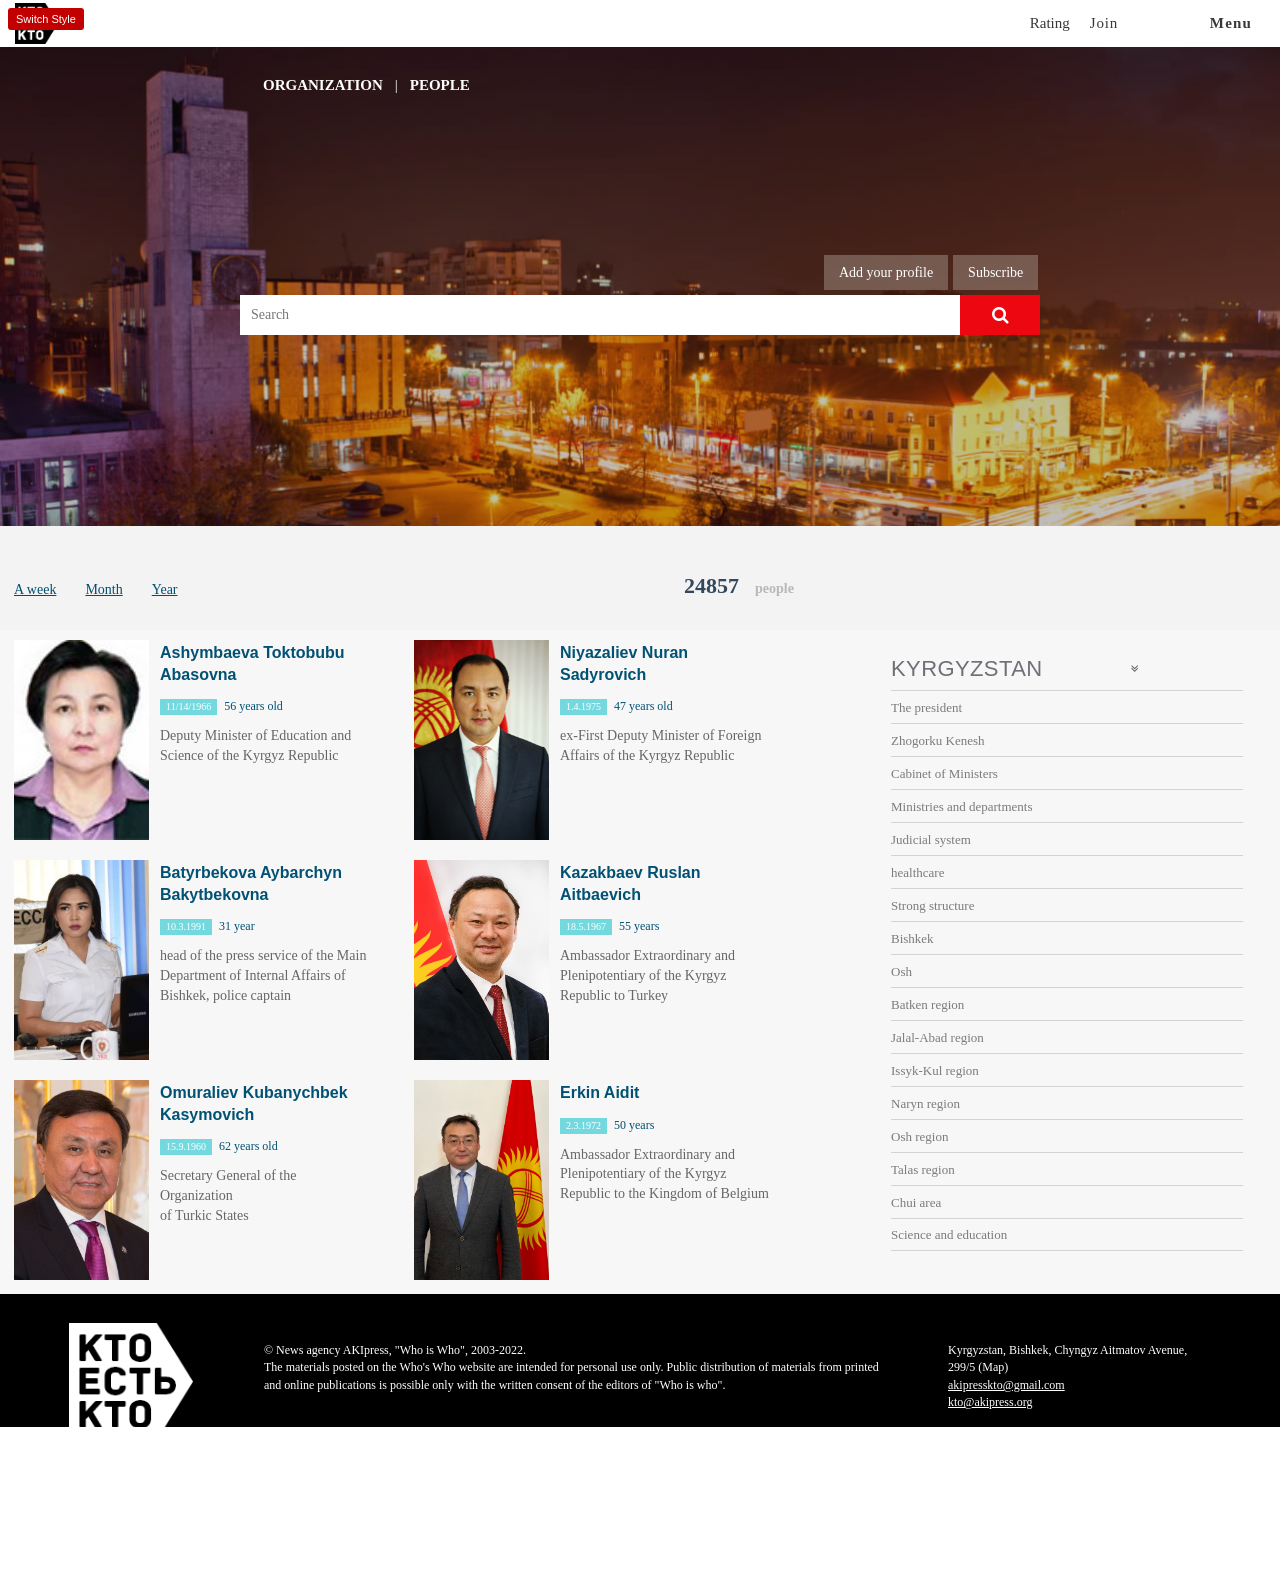
<file: final/index.html>
<!DOCTYPE html>
<html lang="en">

<head>
    <meta charset="UTF-8" />
    <meta http-equiv="X-UA-Compatible" content="IE=edge" />
    <meta name="viewport" content="width=device-width, initial-scale=1.0" />
    <title>Assignment 9</title>

    <!-- Main stylesheet. JavaScript will switch this between style.css and style2.css -->
    <link id="themeStyle" rel="stylesheet" href="style.css" />

    <!-- Font Awesome icons -->
    <link rel="stylesheet" href="https://cdnjs.cloudflare.com/ajax/libs/font-awesome/4.7.0/css/font-awesome.min.css">

</head>

<body>

    <!-- Style Switcher Button -->
    <button id="styleSwitcher" class="style-switcher">Switch Style</button>

    <!-- Hamburger Menu Button -->
    <button class="buttonMenu">
        <i class="fa fa-bars"></i>
    </button>


    <div class="container">

        <!-- BOX 1: Logo -->
        <div class="box1">
            <img src="logo.png" alt="Who is Who logo">
        </div>

        <!-- BOX 6: Top Menu -->
        <div class="box6">
            <ul class="menu">
                <li class="m1">Rating</li>
                <li class="m2">Join</li>
                <li class="m3"></li>
                <li class="m4"></li>
                <li class="m5">Menu</li>
            </ul>
        </div>

        <!-- BOX 2: Hero Section -->
        <div class="box2">
            <div class="box2-inner">

                <div class="box2-top-links">
                    <a href="#">ORGANIZATION</a>
                    <span>|</span>
                    <a href="#">PEOPLE</a>
                </div>

                <div class="box2-actions">
                    <a href="#" class="action-btn">Add your profile</a>
                    <a href="#" class="action-btn">Subscribe</a>
                </div>

                <form class="box2-search" action="#">
                    <input type="text" placeholder="Search" />
                    <button type="submit" aria-label="Search">
                        <i class="fa fa-search"></i>
                    </button>
                </form>

            </div>
        </div>

        <!-- BOX 3: Statistics -->
        <div class="box3">
            <div class="period-links">
                <a href="#">A week</a>
                <a href="#">Month</a>
                <a href="#">Year</a>
            </div>

            <div class="people-count">
                <span class="number">24857</span>
                <span class="label">people</span>
            </div>
        </div>

        <!-- BOX 4: People Cards -->
        <div class="box4">

            <div class="person-card">
                <img src="toktobubu.jpg" alt="Ashymbaeva Toktobubu Abasovna">
                <div class="person-info">
                    <h3>Ashymbaeva Toktobubu<br>Abasovna</h3>
                    <p class="birth"><span>11/14/1966</span> 56 years old</p>
                    <p class="desc">Deputy Minister of Education and<br>Science of the Kyrgyz Republic</p>
                </div>
            </div>

            <div class="person-card">
                <img src="nuran.jpg" alt="Niyazaliev Nuran Sadyrovich">
                <div class="person-info">
                    <h3>Niyazaliev Nuran Sadyrovich</h3>
                    <p class="birth"><span>1.4.1975</span> 47 years old</p>
                    <p class="desc">ex-First Deputy Minister of Foreign<br>Affairs of the Kyrgyz Republic</p>
                </div>
            </div>

            <div class="person-card">
                <img src="aybarchyn.jpg" alt="Batyrbekova Aybarchyn Bakytbekovna">
                <div class="person-info">
                    <h3>Batyrbekova Aybarchyn<br>Bakytbekovna</h3>
                    <p class="birth"><span>10.3.1991</span> 31 year</p>
                    <p class="desc">head of the press service of the Main<br>Department of Internal Affairs of<br>Bishkek, police captain</p>
                </div>
            </div>

            <div class="person-card">
                <img src="ruslan.jpg" alt="Kazakbaev Ruslan Aitbaevich">
                <div class="person-info">
                    <h3>Kazakbaev Ruslan Aitbaevich</h3>
                    <p class="birth"><span>18.5.1967</span> 55 years</p>
                    <p class="desc">Ambassador Extraordinary and<br>Plenipotentiary of the Kyrgyz<br>Republic to Turkey</p>
                </div>
            </div>

            <div class="person-card">
                <img src="kubanychbek.jpg" alt="Omuraliev Kubanychbek Kasymovich">
                <div class="person-info">
                    <h3>Omuraliev Kubanychbek<br>Kasymovich</h3>
                    <p class="birth"><span>15.9.1960</span> 62 years old</p>
                    <p class="desc">Secretary General of the Organization<br>of Turkic States</p>
                </div>
            </div>

            <div class="person-card">
                <img src="erkin.jpeg" alt="Erkin Aidit">
                <div class="person-info">
                    <h3>Erkin Aidit</h3>
                    <p class="birth"><span>2.3.1972</span> 50 years</p>
                    <p class="desc">Ambassador Extraordinary and<br>Plenipotentiary of the Kyrgyz<br>Republic to the Kingdom of Belgium</p>
                </div>
            </div>

        </div>

        <!-- BOX 5: Footer -->
        <div class="box5">

            <div class="footer-logo">
                <img src="ftr-logo1.png" alt="Who is Who footer logo">
            </div>

            <div class="footer-text">
                <p>© News agency AKIpress, "Who is Who", 2003-2022.</p>
                <p>The materials posted on the Who's Who website are intended for personal use only. Public distribution of materials from printed</p>
                <p>and online publications is possible only with the written consent of the editors of "Who is who".</p>
            </div>

            <div class="footer-contacts">
                <p>Kyrgyzstan, Bishkek, Chyngyz Aitmatov Avenue,</p>
                <p>299/5 (Map)</p>
                <p><a href="mailto:akipresskto@gmail.com">akipresskto@gmail.com</a></p>
                <p><a href="mailto:kto@akipress.org">kto@akipress.org</a></p>
            </div>

        </div>

        <!-- BOX 7: Sidebar -->
        <div class="box7">

            <div class="sidebar-title">
                <span>KYRGYZSTAN</span>
                <i class="fa fa-angle-double-down"></i>
            </div>

            <ul class="sidebar-list">
                <li>The president</li>
                <li>Zhogorku Kenesh</li>
                <li>Cabinet of Ministers</li>
                <li>Ministries and departments</li>
                <li>Judicial system</li>
                <li>healthcare</li>
                <li>Strong structure</li>
                <li>Bishkek</li>
                <li>Osh</li>
                <li>Batken region</li>
                <li>Jalal-Abad region</li>
                <li>Issyk-Kul region</li>
                <li>Naryn region</li>
                <li>Osh region</li>
                <li>Talas region</li>
                <li>Chui area</li>
                <li>Science and education</li>
            </ul>

        </div>

        <div class="box8">8</div>
        <div class="box9">9</div>

    </div>

    <script>
        /* Hamburger menu */
        const buttonMenu = document.querySelector('.buttonMenu');
        const boxSix = document.querySelector('.box6');

        buttonMenu.addEventListener('click', () => {
            boxSix.classList.toggle('mobileMenu');
        });

        /* Style switcher */
        const styleSwitcher = document.getElementById("styleSwitcher");
        const themeStyle = document.getElementById("themeStyle");

        styleSwitcher.addEventListener("click", function () {
            const currentStyle = themeStyle.getAttribute("href");

            if (currentStyle === "style.css") {
                themeStyle.setAttribute("href", "style2.css");
            } else {
                themeStyle.setAttribute("href", "style.css");
            }
        });
    </script>

</body>

</html>
</file>
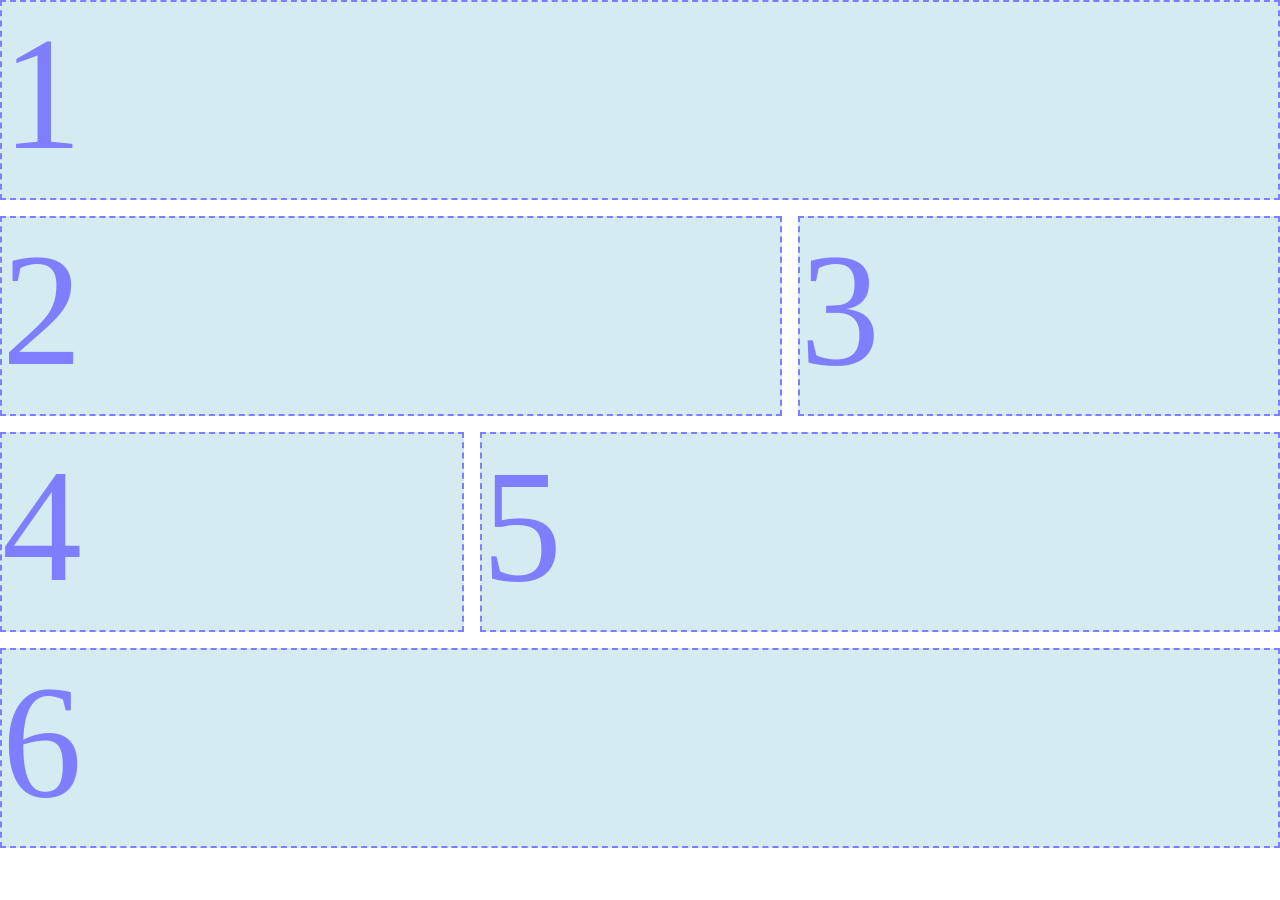
<file: hw4/index.html>
<!DOCTYPE html>
<html lang="en">

<head>
    <meta charset="UTF-8">
    <meta http-equiv="X-UA-Compatible" content="IE=edge">
    <meta name="viewport" content="width=device-width, initial-scale=1.0">
    <title>Assignment 4</title>
    <link rel="stylesheet" href="style.css">
</head>

<body>
    <div class="container">
        <div class="box1">1</div>
        <div class="box2">2</div>
        <div class="box3">3</div>
        <div class="box4">4</div>
        <div class="box5">5</div>
        <div class="box6">6</div>
    </div>
</body>

</html>
</file>
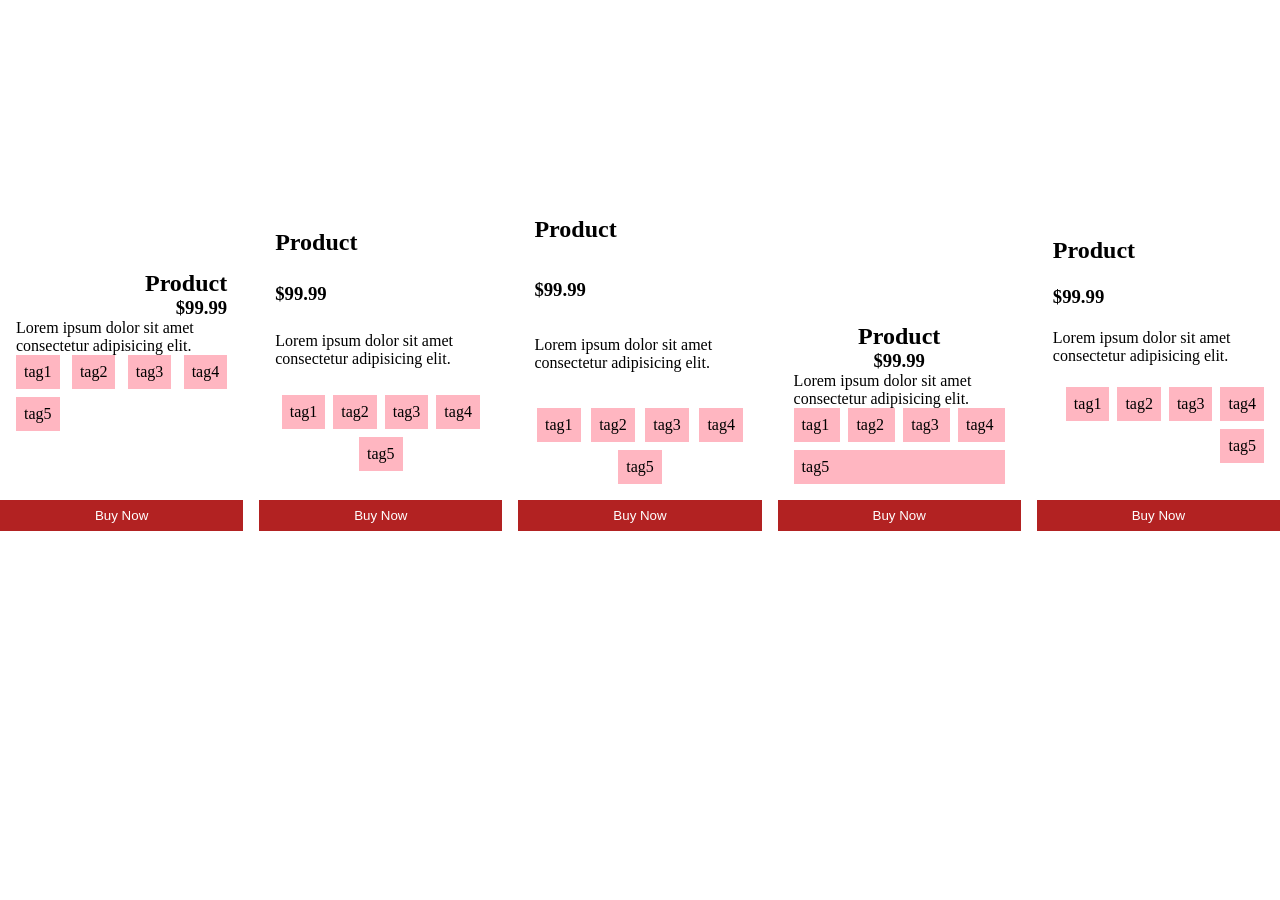
<file: hw5/index.html>
<!DOCTYPE html>
<html lang="en">

<head>
    <meta charset="UTF-8">
    <meta http-equiv="X-UA-Compatible" content="IE=edge">
    <meta name="viewport" content="width=device-width, initial-scale=1.0">
    <title>Assignment 5</title>
    <link rel="stylesheet" href="style.css">
</head>

<body>
    <div class="container">
        <div class="box1">
            <div class="image"></div>
            <div class="info">
                <h2>Product</h2>
                <h3>$99.99</h3>
                <p>Lorem ipsum dolor sit amet consectetur adipisicing elit.</p>
                <ul>
                    <li>tag1</li>
                    <li>tag2</li>
                    <li>tag3</li>
                    <li>tag4</li>
                    <li>tag5</li>
                </ul>
            </div>
            <button>Buy Now</button>
        </div>

        <div class="box2">
            <div class="image"></div>
            <div class="info">
                <h2>Product</h2>
                <h3>$99.99</h3>
                <p>Lorem ipsum dolor sit amet consectetur adipisicing elit.</p>
                <ul>
                    <li>tag1</li>
                    <li>tag2</li>
                    <li>tag3</li>
                    <li>tag4</li>
                    <li>tag5</li>
                </ul>
            </div>
            <button>Buy Now</button>
        </div>

        <div class="box3">
            <div class="image"></div>
            <div class="info">
                <h2>Product</h2>
                <h3>$99.99</h3>
                <p>Lorem ipsum dolor sit amet consectetur adipisicing elit.</p>
                <ul>
                    <li>tag1</li>
                    <li>tag2</li>
                    <li>tag3</li>
                    <li>tag4</li>
                    <li>tag5</li>
                </ul>
            </div>
            <button>Buy Now</button>
        </div>

        <div class="box4">
            <div class="image"></div>
            <div class="info">
                <h2>Product</h2>
                <h3>$99.99</h3>
                <p>Lorem ipsum dolor sit amet consectetur adipisicing elit.</p>
                <ul>
                    <li>tag1</li>
                    <li>tag2</li>
                    <li>tag3</li>
                    <li>tag4</li>
                    <li>tag5</li>
                </ul>
            </div>
            <button>Buy Now</button>
        </div>

        <div class="box5">
            <div class="image"></div>
            <div class="info">
                <h2>Product</h2>
                <h3>$99.99</h3>
                <p>Lorem ipsum dolor sit amet consectetur adipisicing elit.</p>
                <ul>
                    <li>tag1</li>
                    <li>tag2</li>
                    <li>tag3</li>
                    <li>tag4</li>
                    <li>tag5</li>
                </ul>
            </div>
            <button>Buy Now</button>
        </div>
    </div>
</body>

</html>
</file>
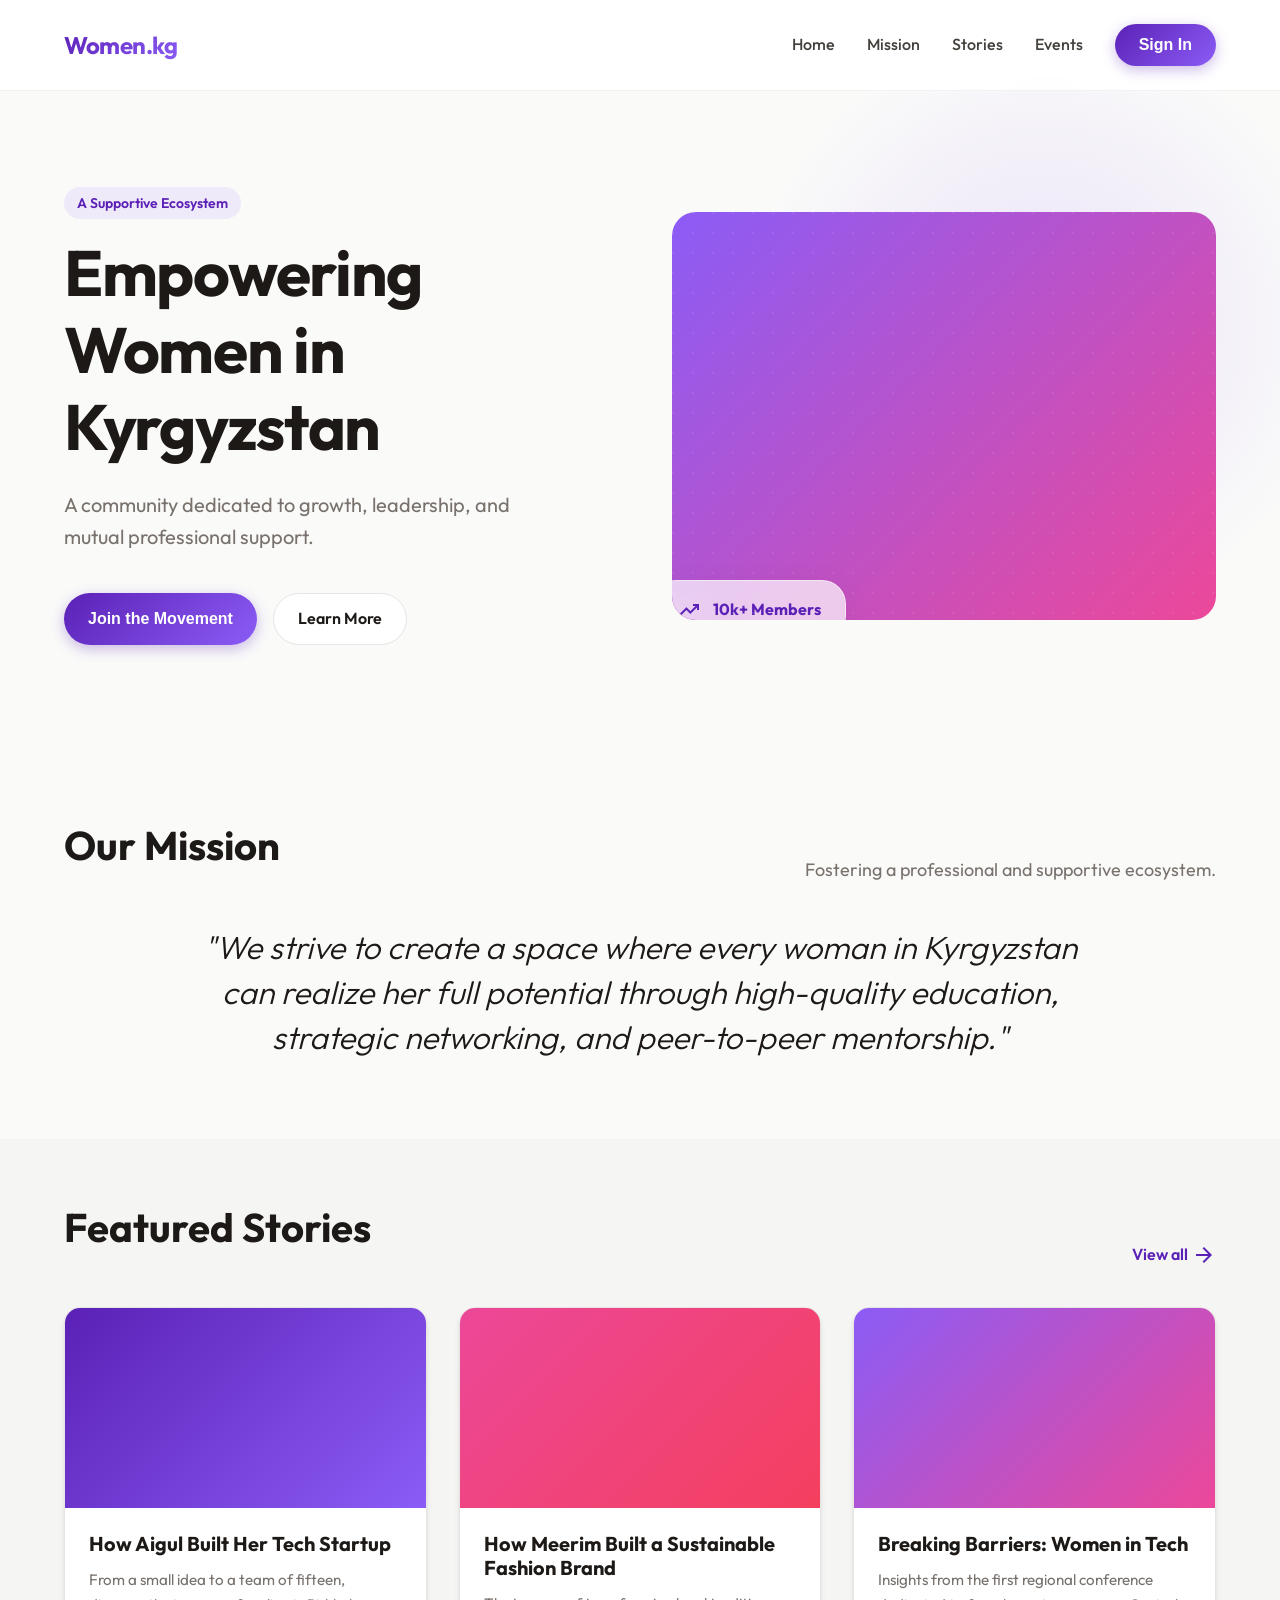
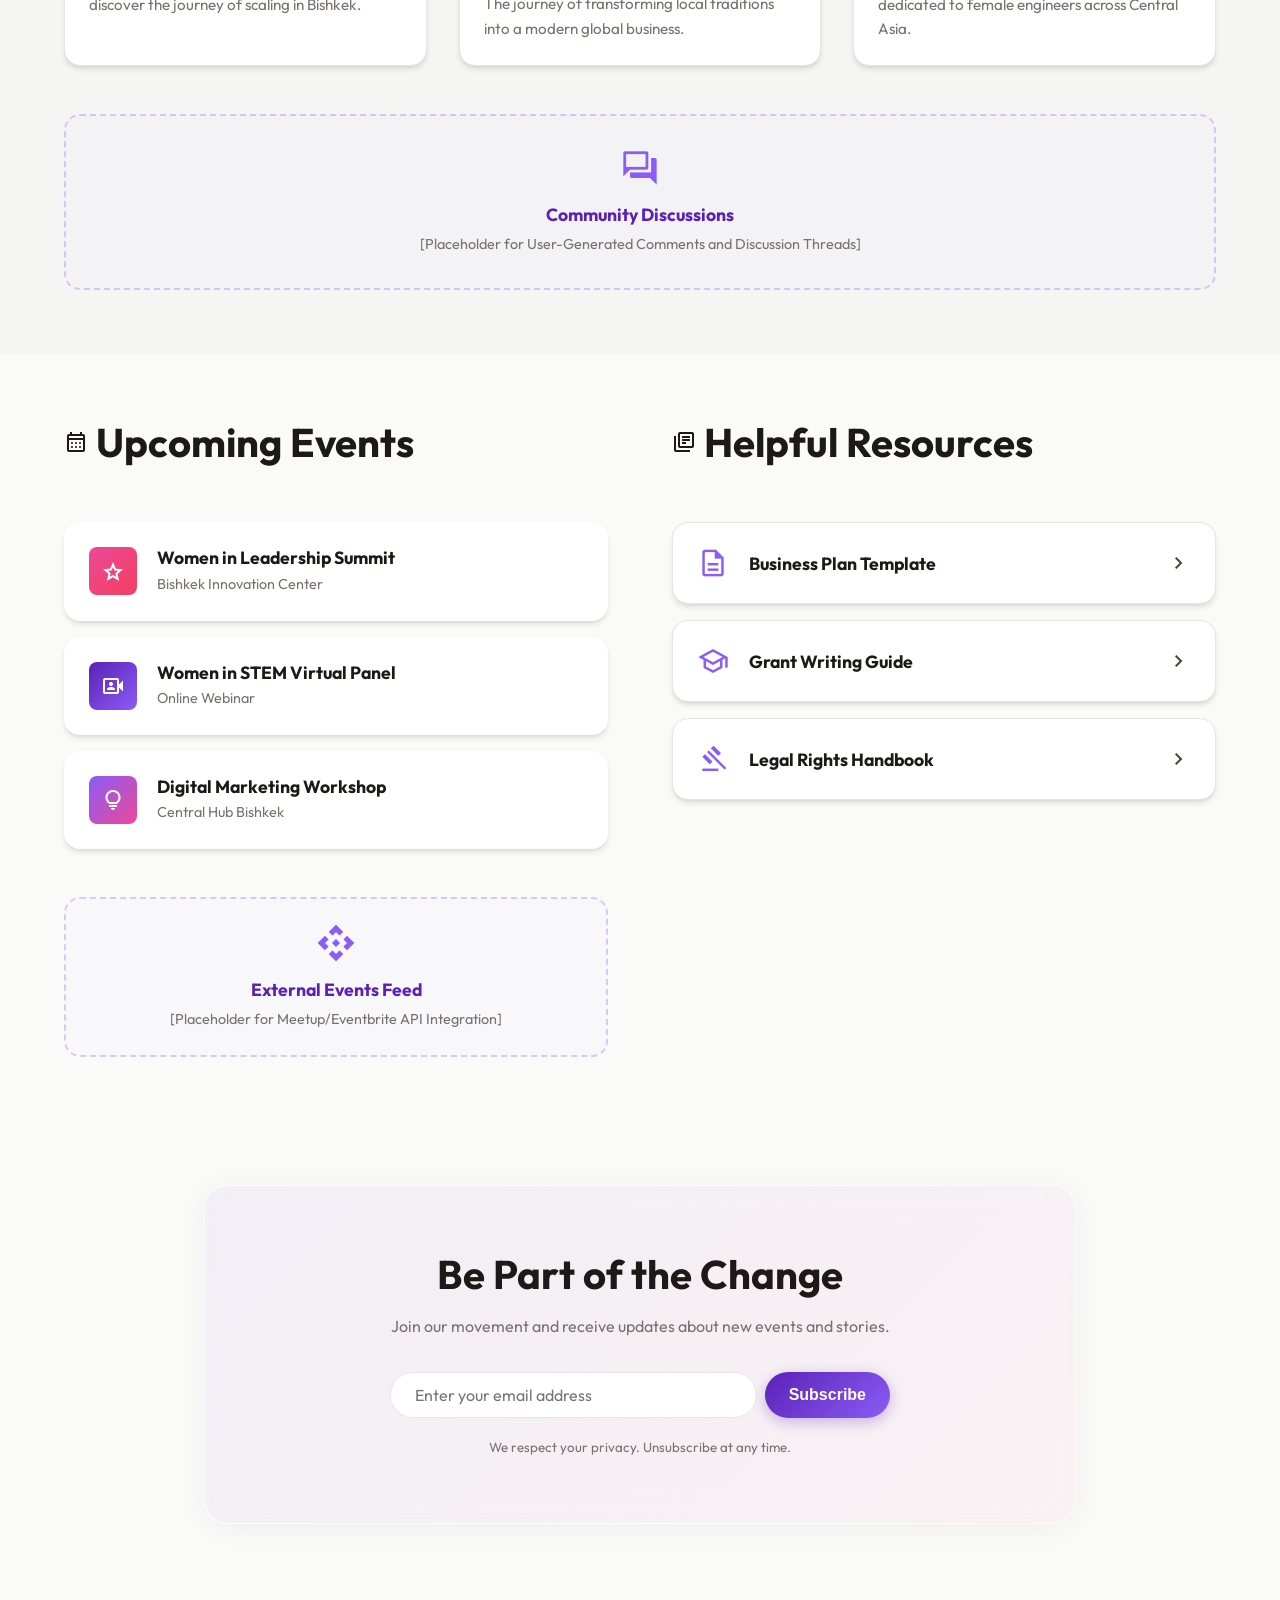
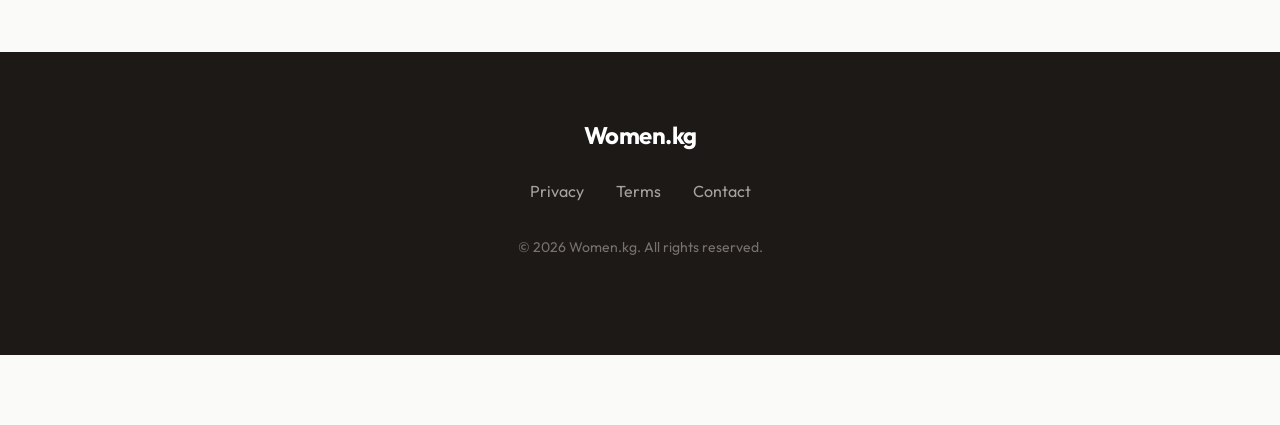
<file: hw6/index.html>
<!DOCTYPE html>
<html lang="en">
<head>
    <meta charset="UTF-8">
    <meta name="viewport" content="width=device-width, initial-scale=1.0">
    <title>Women.kg - Empowering Women in Kyrgyzstan</title>
    <meta name="description" content="A community dedicated to growth, leadership, and mutual professional support for women in Kyrgyzstan.">
    
    <!-- Fonts -->
    <link rel="preconnect" href="https://fonts.googleapis.com">
    <link rel="preconnect" href="https://fonts.gstatic.com" crossorigin>
    <link href="https://fonts.googleapis.com/css2?family=Outfit:wght@300;400;500;600;700&display=swap" rel="stylesheet">
    
    <!-- Icons (Material Symbols Outlined) -->
    <link rel="stylesheet" href="https://fonts.googleapis.com/css2?family=Material+Symbols+Outlined:opsz,wght,FILL,GRAD@20..48,100..700,0..1,-50..200" />
    
    <!-- Stylesheet -->
    <link rel="stylesheet" href="./style.css">
</head>
<body>
    <!-- Top Navigation (Desktop) -->
    <header class="navbar">
        <div class="logo">Women.kg</div>
        <nav class="nav-links">
            <a href="#hero">Home</a>
            <a href="#mission">Mission</a>
            <a href="#stories">Stories</a>
            <a href="#events">Events</a>
            <button id="loginBtn" class="btn btn-primary">Sign In</button>
        </nav>
    </header>

    <main>
        <!-- Hero Section -->
        <section id="hero" class="hero">
            <div class="hero-content">
                <span class="badge">A Supportive Ecosystem</span>
                <h1>Empowering Women in Kyrgyzstan</h1>
                <p>A community dedicated to growth, leadership, and mutual professional support.</p>
                <div class="hero-actions">
                    <button id="registerBtn" class="btn btn-primary">Join the Movement</button>
                    <a href="#mission" class="btn btn-secondary">Learn More</a>
                </div>
            </div>
            <div class="hero-image-placeholder">
                <div class="glass-card floating-card">
                    <span class="material-symbols-outlined">trending_up</span>
                    <span>10k+ Members</span>
                </div>
            </div>
        </section>

        <!-- Mission Section -->
        <section id="mission" class="mission section-container">
            <div class="section-heading text-center">
                <h2>Our Mission</h2>
                <p class="subtitle">Fostering a professional and supportive ecosystem.</p>
            </div>
            <p class="mission-statement">
                "We strive to create a space where every woman in Kyrgyzstan can realize her full potential through high-quality education, strategic networking, and peer-to-peer mentorship."
            </p>
        </section>

        <!-- Featured Stories Section -->
        <section id="stories" class="stories section-container bg-muted">
            <div class="section-heading">
                <h2>Featured Stories</h2>
                <a href="#" class="view-all">View all <span class="material-symbols-outlined">arrow_forward</span></a>
            </div>
            
            <div class="grid stories-grid">
                <!-- Story 1 -->
                <article class="card">
                    <div class="card-img-placeholder bg-gradient-1"></div>
                    <div class="card-content">
                        <h3>How Aigul Built Her Tech Startup</h3>
                        <p>From a small idea to a team of fifteen, discover the journey of scaling in Bishkek.</p>
                    </div>
                </article>
                <!-- Story 2 -->
                <article class="card">
                    <div class="card-img-placeholder bg-gradient-2"></div>
                    <div class="card-content">
                        <h3>How Meerim Built a Sustainable Fashion Brand</h3>
                        <p>The journey of transforming local traditions into a modern global business.</p>
                    </div>
                </article>
                <!-- Story 3 -->
                <article class="card">
                    <div class="card-img-placeholder bg-gradient-3"></div>
                    <div class="card-content">
                        <h3>Breaking Barriers: Women in Tech</h3>
                        <p>Insights from the first regional conference dedicated to female engineers across Central Asia.</p>
                    </div>
                </article>
            </div>

            <!-- Placeholder: Comments / User Generated Content -->
            <div class="placeholder-container mt-loose">
                <div class="placeholder-box">
                    <span class="material-symbols-outlined">forum</span>
                    <h4>Community Discussions</h4>
                    <p>[Placeholder for User-Generated Comments and Discussion Threads]</p>
                </div>
            </div>
        </section>

        <!-- Two Columns Layout for Events and Resources -->
        <section class="section-container split-section">
            <div class="split-col">
                <div class="section-heading">
                    <h2 class="icon-heading"><span class="material-symbols-outlined">calendar_month</span> Upcoming Events</h2>
                </div>
                <!-- Event 1 -->
                <div class="list-item">
                    <div class="list-item-icon bg-gradient-2">
                        <span class="material-symbols-outlined">star</span>
                    </div>
                    <div class="list-item-content">
                        <h4>Women in Leadership Summit</h4>
                        <p>Bishkek Innovation Center</p>
                    </div>
                </div>
                <!-- Event 2 -->
                <div class="list-item">
                    <div class="list-item-icon bg-gradient-1">
                        <span class="material-symbols-outlined">video_camera_front</span>
                    </div>
                    <div class="list-item-content">
                        <h4>Women in STEM Virtual Panel</h4>
                        <p>Online Webinar</p>
                    </div>
                </div>
                <!-- Event 3 -->
                <div class="list-item">
                    <div class="list-item-icon bg-gradient-3">
                        <span class="material-symbols-outlined">lightbulb</span>
                    </div>
                    <div class="list-item-content">
                        <h4>Digital Marketing Workshop</h4>
                        <p>Central Hub Bishkek</p>
                    </div>
                </div>
                
                <!-- Placeholder: Third-Party API Content -->
                <div class="placeholder-container mt-loose">
                    <div class="placeholder-box small">
                        <span class="material-symbols-outlined">api</span>
                        <h4>External Events Feed</h4>
                        <p>[Placeholder for Meetup/Eventbrite API Integration]</p>
                    </div>
                </div>
            </div>

            <div class="split-col" id="resources">
                <div class="section-heading">
                    <h2 class="icon-heading"><span class="material-symbols-outlined">library_books</span> Helpful Resources</h2>
                </div>
                <a href="#" class="resource-card">
                    <span class="material-symbols-outlined resource-icon">description</span>
                    <div class="resource-text">
                        <h4>Business Plan Template</h4>
                    </div>
                    <span class="material-symbols-outlined">chevron_right</span>
                </a>
                <a href="#" class="resource-card">
                    <span class="material-symbols-outlined resource-icon">school</span>
                    <div class="resource-text">
                        <h4>Grant Writing Guide</h4>
                    </div>
                    <span class="material-symbols-outlined">chevron_right</span>
                </a>
                <a href="#" class="resource-card">
                    <span class="material-symbols-outlined resource-icon">gavel</span>
                    <div class="resource-text">
                        <h4>Legal Rights Handbook</h4>
                    </div>
                    <span class="material-symbols-outlined">chevron_right</span>
                </a>
            </div>
        </section>

        <!-- Newsletter Section -->
        <section class="newsletter-cta">
            <div class="newsletter-content glass-card">
                <h2>Be Part of the Change</h2>
                <p>Join our movement and receive updates about new events and stories.</p>
                <form class="newsletter-form" onsubmit="event.preventDefault();">
                    <input type="email" placeholder="Enter your email address" required>
                    <button type="submit" class="btn btn-primary">Subscribe</button>
                </form>
                <small>We respect your privacy. Unsubscribe at any time.</small>
            </div>
        </section>
    </main>

    <!-- Footer -->
    <footer>
        <div class="footer-content">
            <div class="footer-logo">Women.kg</div>
            <div class="footer-links">
                <a href="#">Privacy</a>
                <a href="#">Terms</a>
                <a href="#">Contact</a>
            </div>
        </div>
        <p class="copyright">© 2026 Women.kg. All rights reserved.</p>
    </footer>

    <!-- Mobile Bottom Navigation -->
    <nav class="mobile-bottom-nav">
        <a href="#hero" class="nav-item active">
            <span class="material-symbols-outlined">home</span>
            <span>Home</span>
        </a>
        <a href="#stories" class="nav-item">
            <span class="material-symbols-outlined">auto_stories</span>
            <span>Stories</span>
        </a>
        <a href="#events" class="nav-item">
            <span class="material-symbols-outlined">calendar_today</span>
            <span>Events</span>
        </a>
        <a href="#" class="nav-item" id="mobileProfileBtn">
            <span class="material-symbols-outlined">person</span>
            <span>Profile</span>
        </a>
    </nav>

    <!-- Modal Placeholder for Login / Registration -->
    <div id="authModal" class="modal-overlay hidden">
        <div class="modal-content glass-card">
            <button id="closeModal" class="btn-icon"><span class="material-symbols-outlined">close</span></button>
            <div class="modal-header">
                <h2>Welcome to Women.kg</h2>
                <p>Sign in or create an account</p>
            </div>
            <div class="placeholder-container">
                <div class="placeholder-box">
                    <span class="material-symbols-outlined">login</span>
                    <h4>Authentication Placeholder</h4>
                    <p>[Registration / Login Form UI Goes Here]</p>
                </div>
            </div>
            <button class="btn btn-secondary w-100 modal-close-action">Cancel</button>
        </div>
    </div>

    <!-- JavaScript (Inline per requirements) -->
    <script>
        // DOM Elements
        const loginBtn = document.getElementById('loginBtn');
        const registerBtn = document.getElementById('registerBtn');
        const mobileProfileBtn = document.getElementById('mobileProfileBtn');
        const authModal = document.getElementById('authModal');
        const closeModal = document.getElementById('closeModal');
        const cancelBtn = document.querySelector('.modal-close-action');
        const mobileNavItems = document.querySelectorAll('.mobile-bottom-nav .nav-item');

        // Functions
        const openModal = (e) => {
            e.preventDefault();
            authModal.classList.remove('hidden');
            document.body.style.overflow = 'hidden';
        };

        const hideModal = () => {
            authModal.classList.add('hidden');
            document.body.style.overflow = 'auto';
        };

        // Event Listeners for Modal
        loginBtn.addEventListener('click', openModal);
        registerBtn.addEventListener('click', openModal);
        mobileProfileBtn.addEventListener('click', openModal);
        closeModal.addEventListener('click', hideModal);
        cancelBtn.addEventListener('click', hideModal);
        
        // Close modal on outside click
        authModal.addEventListener('click', (e) => {
            if (e.target === authModal) hideModal();
        });

        // Mobile Nav Active State
        mobileNavItems.forEach(item => {
            item.addEventListener('click', function() {
                mobileNavItems.forEach(nav => nav.classList.remove('active'));
                this.classList.add('active');
            });
        });

        // Simple smooth scroll
        document.querySelectorAll('a[href^="#"]').forEach(anchor => {
            anchor.addEventListener('click', function (e) {
                if (this.getAttribute('href') !== '#') {
                    e.preventDefault();
                    document.querySelector(this.getAttribute('href')).scrollIntoView({
                        behavior: 'smooth'
                    });
                }
            });
        });
    </script>
</body>
</html>
</file>
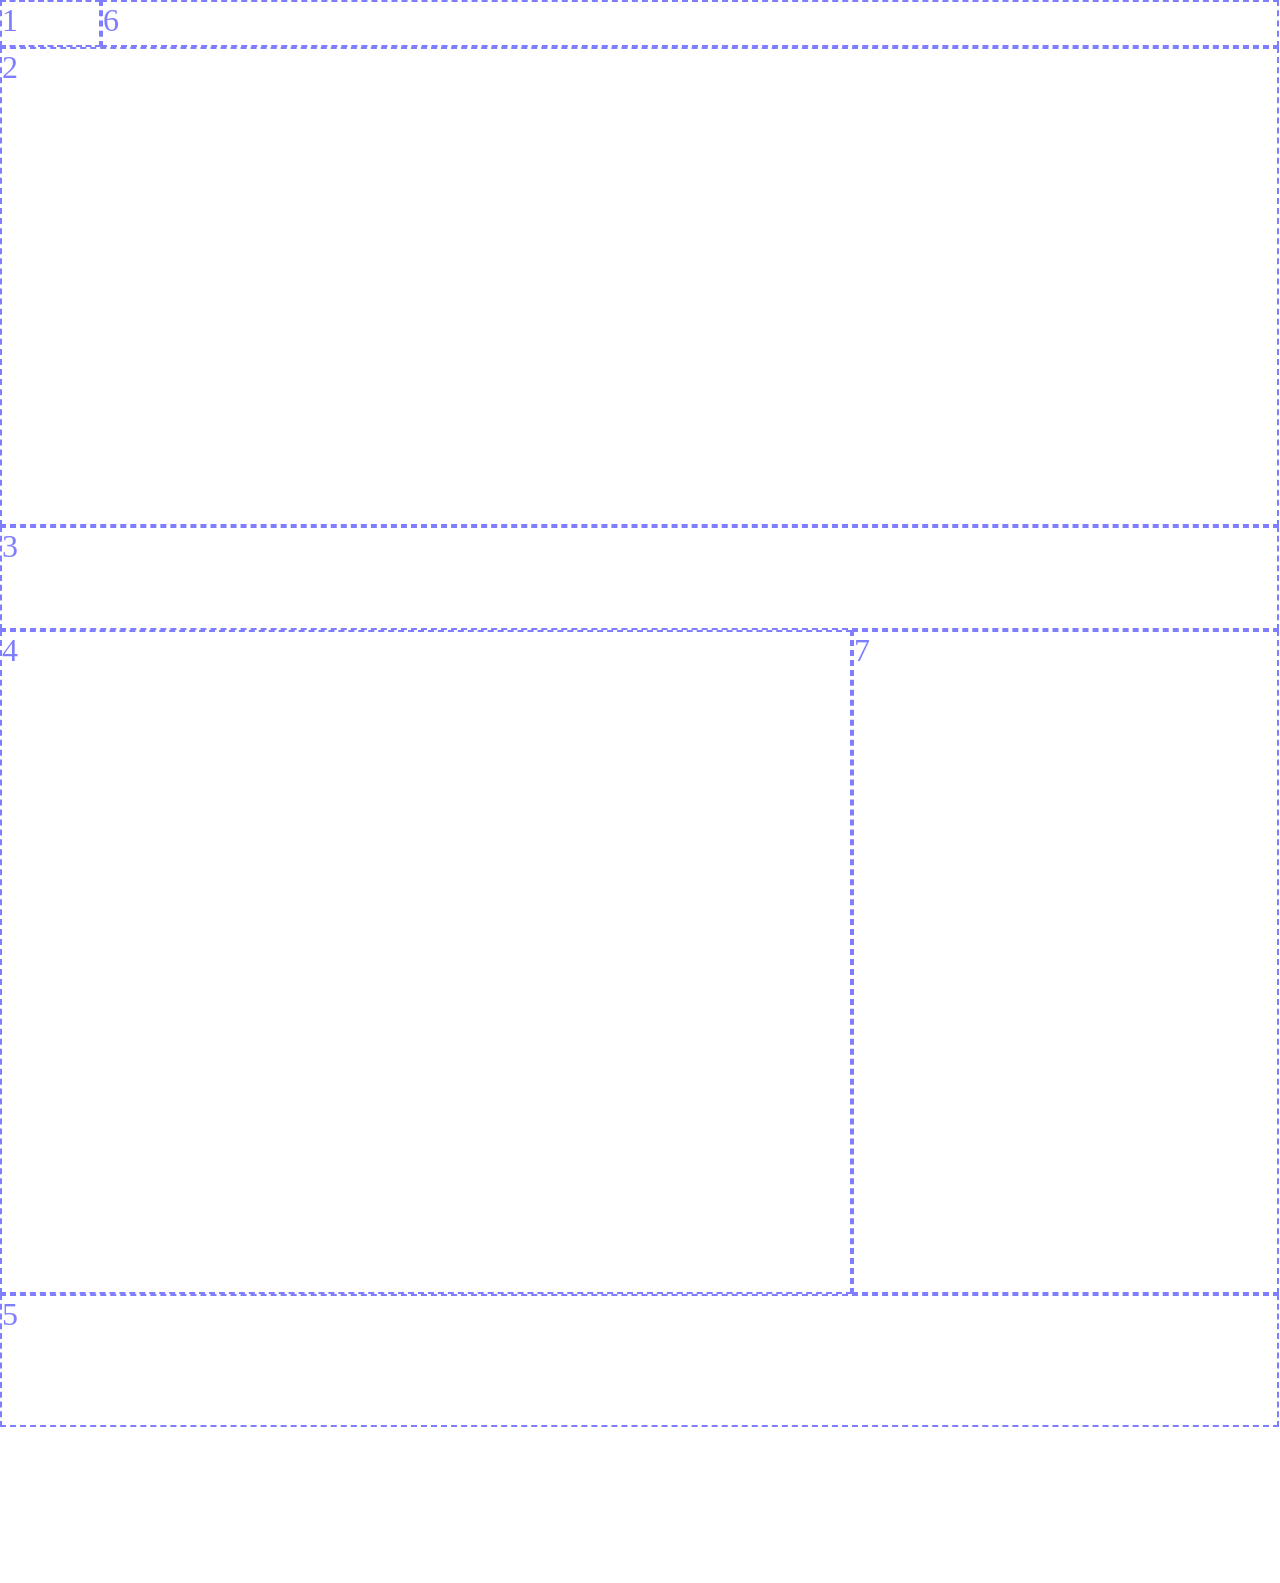
<file: hw7/index.html>
<!DOCTYPE html>
<html lang="en">

<head>
    <meta charset="UTF-8" />
    <meta http-equiv="X-UA-Compatible" content="IE=edge" />
    <meta name="viewport" content="width=device-width, initial-scale=1.0" />
    <title>Assignment 7</title>
    <link rel="stylesheet" href="style.css" />
</head>

<body>
    <div class="container">
        <div class="box1">1</div>
        <div class="box2">2</div>
        <div class="box3">3</div>
        <div class="box4">4</div>
        <div class="box5">5</div>
        <div class="box6">6</div>
        <div class="box7">7</div>
        <div class="box8">8</div>
        <div class="box9">9</div>
    </div>
</body>

</html>
</file>
<file: final/style.css>
* {
    margin: 0;
    padding: 0;
    box-sizing: border-box;
}

body {
    background-repeat: no-repeat;
    width: 1282px;
    min-height: 1583px;
    font-size: 16px;
    color: blue;
    position: relative;
    margin: 0;
}

/* temporary borders removed */
.container > * {
    border: none;
}

.container {
    display: grid;
    width: 1282px;

    grid-template-rows: 47px 479px 104px 664px 133px;
    grid-template-columns: 101px 751px 430px;

    grid-template-areas:
        "one six six"
        "two two two"
        "three three three"
        "four four seven"
        "five five five";
}

/* ========================= */
/* BOX 1 */
/* ========================= */

.box1 {
    grid-area: one;
    background: #ffffff;

    display: flex;
    align-items: center;
    padding-left: 15px;

    overflow: hidden;
}

.box1 img {
    width: 43px;
    height: 47px;
    object-fit: contain;
    display: block;
}

/* ========================= */
/* BOX 6 */
/* ========================= */

.box6 {
    grid-area: six;
    background: #ffffff;
}

.menu {
    list-style: none;

    display: flex;
    justify-content: flex-end;
    align-items: center;

    width: 100%;
    height: 100%;

    font-family: Georgia, "Times New Roman", serif;
    letter-spacing: 0.08em;
    font-size: 15px;
    font-weight: normal;
    color: #383838;
    background-color: transparent;

    padding-right: 8px;
}

.menu li {
    white-space: nowrap;
    display: flex;
    align-items: center;
    justify-content: center;
    height: 100%;
}

.m1 {
    flex-basis: 80px;
    letter-spacing: 0;
}

.m2 {
    flex-basis: 8px;
    letter-spacing: 0.8px;
}

.m3 {
    flex-basis: 18px;
}

.m4 {
    flex-basis: 52px;
}

.m5 {
    flex-basis: 86px;
    font-weight: bold;
}

/* ========================= */
/* BOX 2 */
/* ========================= */

.box2 {
    grid-area: two;
    position: relative;
    height: 479px;
    overflow: hidden;

    background-image: url("bishkek-night.jpg");
    background-size: cover;
    background-position: center -42px;
    background-repeat: no-repeat;
}

.box2::before {
    content: "";
    position: absolute;
    inset: 0;
    background: rgba(35, 15, 15, 0.28);
    z-index: 1;
}

.box2-inner {
    position: relative;
    z-index: 2;

    width: 100%;
    height: 100%;

    display: grid;

    grid-template-columns: 240px 584px 228px 230px;
    grid-template-rows: 28px 20px 160px 35px 5px 40px 191px;
}

/* | ORGANIZATION | PEOPLE | */
.box2-top-links {
    grid-column: 2 / 3;
    grid-row: 2 / 3;

    display: flex;
    align-items: center;
    gap: 12px;

    margin-left: 23px;
    margin-top: 0;

    font-family: Georgia, "Times New Roman", serif;
    font-size: 15px;
    font-weight: 700;
    line-height: 1;
    letter-spacing: 0;
    text-transform: uppercase;
}

.box2-top-links a {
    color: #ffffff;
    text-decoration: none;
}

.box2-top-links span {
    color: #ffffff;
    font-size: 15px;
    font-weight: 400;
    line-height: 1;
}

/* Add your profile / Subscribe */
.box2-actions {
    grid-column: 3 / 4;
    grid-row: 4 / 5;

    display: flex;
    align-items: center;
    justify-content: flex-start;
    gap: 5px;
}

.action-btn {
    height: 35px;
    padding: 0 15px;

    display: flex;
    align-items: center;
    justify-content: center;

    background: rgba(150, 130, 120, 0.58);
    color: #ffffff;
    text-decoration: none;

    font-family: Georgia, "Times New Roman", serif;
    font-size: 14px;
    font-weight: 400;
    line-height: 1;
    white-space: nowrap;
}

/* Search */
.box2-search {
    grid-column: 2 / 4;
    grid-row: 6 / 7;

    width: 800px;
    height: 40px;

    display: flex;
}

.box2-search input {
    width: 720px;
    height: 40px;

    border: none;
    outline: none;
    padding-left: 11px;

    background: #ffffff;
    color: #777777;

    font-family: Georgia, "Times New Roman", serif;
    font-size: 14px;
    font-weight: 400;
}

.box2-search input::placeholder {
    color: #777777;
    opacity: 1;
}

.box2-search button {
    width: 80px;
    height: 40px;

    border: none;
    outline: none;
    cursor: pointer;

    background: #ed0711;
    color: #ffffff;

    display: flex;
    align-items: center;
    justify-content: center;
}

.box2-search button i {
    font-size: 18px;
}

/* ========================= */
/* BOX 3 */
/* ========================= */

.box3 {
    grid-area: three;
    height: 104px;
    background: #f3f3f3;

    display: grid;
    grid-template-columns: 14px 300px 370px 200px 1fr;
    grid-template-rows: 49px 30px 25px;
}

.period-links {
    grid-column: 2 / 3;
    grid-row: 2 / 3;

    display: flex;
    align-items: center;
    gap: 29px;

    font-family: Georgia, "Times New Roman", serif;
    font-size: 14px;
    line-height: 1;
}

.period-links a {
    color: #004f70;
    text-decoration: underline;
}

.people-count {
    grid-column: 4 / 5;
    grid-row: 2 / 3;

    display: flex;
    align-items: baseline;
    gap: 16px;

    font-family: Georgia, "Times New Roman", serif;
    line-height: 1;
}

.people-count .number {
    color: #34485b;
    font-size: 22px;
    font-weight: 700;
}

.people-count .label {
    color: #b8b8b8;
    font-size: 14px;
    font-weight: 700;
}

/* ========================= */
/* BOX 4 */
/* ========================= */

.box4 {
    grid-area: four;

    display: grid;
    grid-template-columns: 385px 385px;
    grid-auto-rows: 200px;
    column-gap: 15px;
    row-gap: 20px;

    padding-top: 10px;
    padding-left: 14px;

    height: 664px;
    background: #f7f7f7;
    overflow: hidden;
}

.person-card {
    display: grid;
    grid-template-columns: 135px 210px;
    column-gap: 11px;

    height: 200px;
}

.person-card img {
    width: 135px;
    height: 200px;
    object-fit: cover;
    display: block;
}

.person-info {
    padding-top: 2px;
}

.person-info h3 {
    margin: 0 0 14px 0;

    font-family: Arial, Helvetica, sans-serif;
    font-size: 16px;
    line-height: 1.35;
    font-weight: 700;

    color: #005174;
}

.person-info .birth {
    margin: 0 0 11px 0;

    font-family: Georgia, "Times New Roman", serif;
    font-size: 12px;
    line-height: 1;

    color: #005174;
}

.person-info .birth span {
    display: inline-block;

    padding: 3px 6px;
    margin-right: 4px;

    background: #74d9df;
    color: #ffffff;

    font-size: 10px;
    line-height: 1;
}

.person-info .desc {
    margin: 0;

    font-family: Georgia, "Times New Roman", serif;
    font-size: 14px;
    line-height: 1.42;

    color: #666666;
}

/* ========================= */
/* BOX 7 */
/* ========================= */

.box7 {
    grid-area: seven;

    height: 664px;
    background: #f7f7f7;

    padding-top: 28px;
    padding-left: 39px;
    padding-right: 39px;

    overflow: hidden;
    box-sizing: border-box;

    font-family: Georgia, "Times New Roman", serif;
}

.sidebar-title {
    display: flex;
    align-items: center;
    gap: 88px;

    margin-bottom: 10px;

    font-family: Arial, Helvetica, sans-serif;
    color: #6f6f78;
}

.sidebar-title span {
    font-size: 22px;
    font-weight: 400;
    letter-spacing: 0.4px;
    line-height: 1;
}

.sidebar-title i {
    font-size: 12px;
    color: #555555;
    line-height: 1;
}

.sidebar-list {
    list-style: none;
}

.sidebar-list li {
    height: 33px;
    border-top: 1px solid #d3d3d3;

    display: flex;
    align-items: center;

    font-family: Georgia, "Times New Roman", serif;
    font-size: 13px;
    font-weight: 400;
    color: #7b7b7b;
    line-height: 1;
}

.sidebar-list li:last-child {
    border-bottom: 1px solid #d3d3d3;
}

/* ========================= */
/* BOX 5 */
/* ========================= */

.box5 {
    grid-area: five;

    height: 133px;
    min-height: 133px;

    background: #000000;
    color: #ffffff;

    font-family: Georgia, "Times New Roman", serif;
    overflow: hidden;
    box-sizing: border-box;

    display: grid;
    grid-template-columns: 69px 124px 71px 640px 44px 280px 54px;
    grid-template-rows: 29px 19px 70px 15px;
}

.footer-logo {
    grid-column: 2 / 3;
    grid-row: 2 / 4;
}

.footer-logo img {
    width: 124px;
    height: auto;
    display: block;
}

.footer-text {
    grid-column: 4 / 5;
    grid-row: 3 / 4;

    width: 640px;

    font-size: 12px;
    line-height: 1.45;
    color: #ffffff;
}

.footer-text p {
    margin: 0;
}

.footer-contacts {
    grid-column: 6 / 7;
    grid-row: 3 / 4;

    width: 280px;

    font-size: 12px;
    line-height: 1.45;
    color: #ffffff;
}

.footer-contacts p {
    margin: 0;
}

.footer-contacts a {
    color: #ffffff;
    text-decoration: underline;
}

/* ========================= */
/* UNUSED BOXES */
/* ========================= */

.box8,
.box9 {
    display: none;
}

/* ========================= */
/* BUTTONS */
/* ========================= */

.buttonMenu {
    display: none;
    background: none;
    border: none;
    font-size: 28px;
    cursor: pointer;
    z-index: 1000;
}

.style-switcher {
    position: fixed;
    top: 8px;
    left: 8px;
    z-index: 2000;

    padding: 5px 8px;

    background: #c20000;
    color: #ffffff;

    border: none;
    border-radius: 3px;

    font-size: 11px;
    font-family: Arial, Helvetica, sans-serif;
    cursor: pointer;
}

/* ========================= */
/* MOBILE VERSION */
/* ========================= */

@media (max-width: 500px) {
    body {
        width: 100%;
        max-width: 100%;
        min-height: auto;
        overflow-x: hidden;
    }

    .container {
        width: 100%;

        grid-template-columns: 100%;
        grid-template-rows:
            47px
            360px
            100px
            auto
            auto
            260px;

        grid-template-areas:
            "one"
            "two"
            "three"
            "four"
            "seven"
            "five";
    }

    .box6 {
        display: none;
    }

    .buttonMenu {
        display: block;
        position: fixed;
        top: 10px;
        right: 10px;
        z-index: 2000;

        background: #ffffff;
        color: #000000;
        border: 1px solid #cccccc;

        width: 42px;
        height: 42px;
        font-size: 24px;
    }

    .box6.mobileMenu {
        display: block;
        position: fixed;
        top: 50px;
        right: 10px;
        z-index: 1999;

        width: 160px;
        height: auto;

        background: #ffffff;
        border: 1px solid #cccccc;
        padding: 10px;
    }

    .box6.mobileMenu .menu {
        flex-direction: column;
        align-items: flex-start;
        height: auto;
        padding-right: 0;
        gap: 10px;
    }

    .box6.mobileMenu .menu li {
        height: auto;
        min-height: 0;
        flex-basis: auto;
    }

    .box2 {
        height: 360px;
        min-height: 360px;
        background-position: center center;
    }

    .box2-inner {
        display: grid;
        grid-template-columns: 15px 1fr 15px;
        grid-template-rows: 24px 20px 96px 32px 13px 40px 135px;
    }

    .box2-top-links {
        grid-column: 2 / 3;
        grid-row: 2 / 3;

        font-size: 12px;
        gap: 8px;
        margin-left: 0;
        margin-top: 0;
    }

    .box2-actions {
        grid-column: 2 / 3;
        grid-row: 4 / 5;

        gap: 5px;
    }

    .action-btn {
        height: 32px;
        font-size: 12px;
        padding: 0 10px;
    }

    .box2-search {
        grid-column: 2 / 3;
        grid-row: 6 / 7;

        width: 100%;
        height: 40px;
    }

    .box2-search input {
        width: calc(100% - 55px);
        height: 40px;
        font-size: 13px;
    }

    .box2-search button {
        width: 55px;
        height: 40px;
    }

    .box3 {
        height: 100px;

        grid-template-columns: 15px 1fr 15px;
        grid-template-rows: 25px 25px 10px 25px 15px;
    }

    .period-links {
        grid-column: 2 / 3;
        grid-row: 2 / 3;

        gap: 20px;
    }

    .people-count {
        grid-column: 2 / 3;
        grid-row: 4 / 5;
    }

    .box4 {
        height: auto;

        display: grid;
        grid-template-columns: 1fr;
        grid-auto-rows: auto;

        padding: 15px;
        row-gap: 26px;
        column-gap: 0;
    }

    .person-card {
        grid-template-columns: 120px 1fr;
        column-gap: 12px;
        height: auto;
    }

    .person-card img {
        width: 120px;
        height: 175px;
    }

    .person-info h3 {
        font-size: 14px;
        line-height: 1.3;
        margin-bottom: 10px;
    }

    .person-info .birth {
        font-size: 11px;
    }

    .person-info .birth span {
        font-size: 9px;
        padding: 3px 5px;
    }

    .person-info .desc {
        font-size: 12px;
        line-height: 1.4;
    }

    .box7 {
        height: auto;
        padding: 25px 20px 30px 20px;
    }

    .sidebar-title {
        justify-content: space-between;
        gap: 0;
    }

    .sidebar-title span {
        font-size: 20px;
    }

    .sidebar-list li {
        height: 32px;
        font-size: 13px;
    }

    .box5 {
        height: 260px;
        min-height: 260px;

        display: grid;
        grid-template-columns: 25px 1fr 25px;
        grid-template-rows: 25px 80px 15px 55px 10px 60px 15px;
    }

    .footer-logo {
        grid-column: 2 / 3;
        grid-row: 2 / 3;
    }

    .footer-logo img {
        width: 100px;
    }

    .footer-text {
        grid-column: 2 / 3;
        grid-row: 4 / 5;

        width: 100%;
        font-size: 11px;
    }

    .footer-contacts {
        grid-column: 2 / 3;
        grid-row: 6 / 7;

        width: 100%;
        font-size: 11px;
    }
}
</file>
<file: hw4/style.css>
* { 
    margin: 0;
    box-sizing: border-box;
}

body {
    background: url("https://cdn.imgchest.com/files/b49zcbz5byw.png");
    /* replace yellow image web address FuMing emails you */
    opacity: .5;
    background-repeat: no-repeat;
}

.container {
    max-width: 1400px;
    display: flex;
    flex-wrap: wrap;
    gap: 16px;
    width: 100%;
}

.container>* {
    background-color: lightblue;
    font-size: 10rem;
    color: blue;
    border: 2px dashed blue;
    flex-grow: 1;
    flex-shrink: 1;

    height: 200px;
}

.box1 {
    flex-basis: 100%;
}

.box2 {
    flex-basis: 656px;
}

.box3 {
    flex-basis: 356px;
}

.box4 {
    flex-basis: 356px;
}

.box5 {
    flex-basis: 692px;
}

.box6 {
    flex-basis: 692px;
}
</file>
<file: hw5/style.css>
* {
    margin: 0;
    box-sizing: border-box;
}

body {
    font-family: tahoma;
}

.image {
    height: 200px;
    background-size: cover;
    background-position: center;
}

.box1 .image {
    background-image: url("https://unsplash.it/300/200?1");
}

.box2 .image {
    background-image: url("https://unsplash.it/300/200?2");
}

.box3 .image {
    background-image: url("https://unsplash.it/300/200?3");
}

.box4 .image {
    background-image: url("https://unsplash.it/500/200?4");
}

.box5 .image {
    background-image: url("https://unsplash.it/800/200?5");
}

.container {
    display: flex;
    gap: 1rem;
    flex-wrap: wrap;
}

.container > * {
    flex-basis: 200px;
    border: 2px;
    border-color: firebrick;
    flex-grow: 1;
    flex-shrink: 1;
}

ul {
    list-style-type: none;
    padding: 0;
    display: flex;
    gap: .5rem;
    flex-wrap: wrap;
}

ul > * {
    background: lightpink;
    padding: .5rem;
}

.info {
    display: flex;
    flex-direction: column;
    height: 300px;
    padding: 1rem;
}

.box5 > .info {
    flex-direction: column;
    justify-content: space-evenly;
}

.box1 > .info {
    flex-direction: column;
    justify-content: center;
}

.box1 > .info {
    align-items: end;
}

.box4 > .info {
    justify-content: end;
    align-items: center;
}

.box3 > .info {
    justify-content: space-between;
}

.box2 > .info {
    justify-content: space-around;
}

.box3 ul {
    justify-content: space-evenly;
}

.box2 ul {
    justify-content: center;
}

.box5 ul {
    justify-content: end;
}

.box1 ul {
    justify-content: space-between;
}

.box4 ul {
    justify-content: space-around;
}

.box4 ul > * {
    flex-grow: 1;
}

button {
    background-color: firebrick;
    padding: .5rem;
    border: none;
    width: 100%;
    color: white;
}
</file>
<file: hw6/style.css>
/* ===== CSS VARIABLES & TOKENS ===== */
:root {
    /* Colors */
    --primary: #5b21b6; /* Deep Purple */
    --primary-light: #8b5cf6;
    --secondary: #ec4899; /* Vibrant Pink */
    --accent: #f43f5e;
    
    --bg-main: #fafaf9; /* Warm off-white */
    --bg-surface: #ffffff;
    --bg-muted: #f5f5f4;
    
    --text-strong: #1c1917;
    --text-main: #44403c;
    --text-muted: #78716c;
    
    --border-light: #e7e5e4;

    /* Gradients */
    --grad-1: linear-gradient(135deg, var(--primary) 0%, var(--primary-light) 100%);
    --grad-2: linear-gradient(135deg, var(--secondary) 0%, var(--accent) 100%);
    --grad-3: linear-gradient(135deg, var(--primary-light) 0%, var(--secondary) 100%);

    /* Radii */
    --radius-sm: 8px;
    --radius-md: 16px;
    --radius-lg: 24px;
    --radius-full: 9999px;

    /* Shadows */
    --shadow-sm: 0 4px 6px -1px rgb(0 0 0 / 0.1), 0 2px 4px -2px rgb(0 0 0 / 0.1);
    --shadow-md: 0 10px 15px -3px rgb(0 0 0 / 0.1), 0 4px 6px -4px rgb(0 0 0 / 0.1);
    --shadow-glass: 0 4px 30px rgba(0, 0, 0, 0.05);

    /* Transitions */
    --transition-fast: 0.2s cubic-bezier(0.4, 0, 0.2, 1);
    --transition-smooth: 0.3s cubic-bezier(0.16, 1, 0.3, 1);

    /* Fonts */
    --font-heading: 'Outfit', sans-serif;
    --font-body: 'Outfit', sans-serif;
}

/* ===== RESET & GLOBAL ===== */
* {
    margin: 0;
    padding: 0;
    box-sizing: border-box;
}

html {
    scroll-behavior: smooth;
    font-size: 16px;
}

body {
    font-family: var(--font-body);
    color: var(--text-main);
    background-color: var(--bg-main);
    line-height: 1.6;
    -webkit-font-smoothing: antialiased;
    overflow-x: hidden;
    padding-bottom: 70px; /* Space for mobile nav */
}

a {
    text-decoration: none;
    color: inherit;
    transition: color var(--transition-fast);
}

ul {
    list-style: none;
}

img {
    max-width: 100%;
    height: auto;
    display: block;
}

h1, h2, h3, h4 {
    font-family: var(--font-heading);
    color: var(--text-strong);
    line-height: 1.2;
    font-weight: 700;
}

h1 { font-size: clamp(2.5rem, 5vw, 4rem); letter-spacing: -0.02em; }
h2 { font-size: clamp(2rem, 3.5vw, 2.5rem); margin-bottom: 1rem; }
h3 { font-size: 1.25rem; }
h4 { font-size: 1.1rem; }

/* Utilities */
.text-center { text-align: center; }
.bg-muted { background-color: var(--bg-muted); }
.bg-gradient-1 { background: var(--grad-1); }
.bg-gradient-2 { background: var(--grad-2); }
.bg-gradient-3 { background: var(--grad-3); }
.w-100 { width: 100%; }
.mt-loose { margin-top: 3rem; }

/* Components */
.btn {
    display: inline-flex;
    align-items: center;
    justify-content: center;
    padding: 0.75rem 1.5rem;
    font-weight: 600;
    border-radius: var(--radius-full);
    border: none;
    cursor: pointer;
    transition: all var(--transition-smooth);
    font-size: 1rem;
    gap: 0.5rem;
}

.btn-primary {
    background: var(--grad-1);
    color: white;
    box-shadow: 0 4px 14px rgba(91, 33, 182, 0.3);
}

.btn-primary:hover {
    transform: translateY(-2px);
    box-shadow: 0 6px 20px rgba(91, 33, 182, 0.4);
}

.btn-secondary {
    background: white;
    color: var(--text-strong);
    border: 1px solid var(--border-light);
}

.btn-secondary:hover {
    background: var(--bg-muted);
    border-color: var(--text-muted);
}

.btn-icon {
    background: transparent;
    border: none;
    cursor: pointer;
    color: var(--text-muted);
    padding: 0.5rem;
    border-radius: 50%;
    display: grid;
    place-items: center;
    transition: var(--transition-fast);
}

.btn-icon:hover {
    background: var(--bg-muted);
    color: var(--text-strong);
}

.badge {
    display: inline-block;
    padding: 0.3rem 0.8rem;
    background: rgba(139, 92, 246, 0.1);
    color: var(--primary);
    border-radius: var(--radius-full);
    font-size: 0.875rem;
    font-weight: 600;
    margin-bottom: 1rem;
}

.glass-card {
    background: rgba(255, 255, 255, 0.7);
    backdrop-filter: blur(16px);
    -webkit-backdrop-filter: blur(16px);
    border: 1px solid rgba(255, 255, 255, 0.5);
    border-radius: var(--radius-lg);
    box-shadow: var(--shadow-glass);
}

.placeholder-box {
    border: 2px dashed rgba(139, 92, 246, 0.3);
    border-radius: var(--radius-md);
    padding: 2rem;
    text-align: center;
    background: rgba(139, 92, 246, 0.02);
    display: flex;
    flex-direction: column;
    align-items: center;
    gap: 0.5rem;
}

.placeholder-box .material-symbols-outlined {
    font-size: 2.5rem;
    color: var(--primary-light);
    margin-bottom: 0.5rem;
}

.placeholder-box h4 {
    color: var(--primary);
}

.placeholder-box p {
    font-size: 0.9rem;
    color: var(--text-muted);
}

.placeholder-box.small {
    padding: 1.5rem;
}

.section-container {
    padding: 5vw;
    max-width: 1400px;
    margin: 0 auto;
}

.section-heading {
    display: flex;
    justify-content: space-between;
    align-items: flex-end;
    margin-bottom: 2.5rem;
    flex-wrap: wrap;
    gap: 1rem;
}

.section-heading .subtitle {
    font-size: 1.125rem;
    color: var(--text-muted);
}

.icon-heading {
    display: flex;
    align-items: center;
    gap: 0.5rem;
}

.view-all {
    display: inline-flex;
    align-items: center;
    gap: 0.25rem;
    font-weight: 600;
    color: var(--primary);
}

.view-all:hover {
    gap: 0.5rem;
    color: var(--primary-light);
}

/* ===== LAYOUT & SECTIONS ===== */

/* Navigation */
.navbar {
    display: flex;
    justify-content: space-between;
    align-items: center;
    padding: 1.5rem 5vw;
    position: sticky;
    top: 0;
    z-index: 100;
    background: rgba(255, 255, 255, 0.9);
    backdrop-filter: blur(12px);
    border-bottom: 1px solid rgba(0,0,0,0.05);
}

.logo {
    font-size: 1.5rem;
    font-weight: 700;
    font-family: var(--font-heading);
    background: var(--grad-1);
    -webkit-background-clip: text;
    -webkit-text-fill-color: transparent;
    letter-spacing: -0.5px;
}

.nav-links {
    display: flex;
    align-items: center;
    gap: 2rem;
    font-weight: 500;
}

.nav-links a:hover {
    color: var(--primary);
}

/* Hero */
.hero {
    display: grid;
    grid-template-columns: 1fr 1fr;
    gap: 4rem;
    align-items: center;
    padding: 6rem 5vw;
    max-width: 1400px;
    margin: 0 auto;
    position: relative;
}

.hero::before {
    content: '';
    position: absolute;
    top: -10%;
    right: -5%;
    width: 600px;
    height: 600px;
    background: radial-gradient(circle, rgba(139,92,246,0.15) 0%, rgba(255,255,255,0) 70%);
    border-radius: 50%;
    z-index: -1;
}

.hero-content h1 {
    margin-bottom: 1.5rem;
}

.hero-content p {
    font-size: 1.25rem;
    color: var(--text-muted);
    margin-bottom: 2.5rem;
    max-width: 500px;
}

.hero-actions {
    display: flex;
    gap: 1rem;
}

.hero-image-placeholder {
    aspect-ratio: 4/3;
    border-radius: var(--radius-lg);
    background: var(--grad-3);
    position: relative;
    overflow: hidden;
}

.hero-image-placeholder::after {
    content: '';
    position: absolute;
    inset: 0;
    background: url('[data-uri]') repeat;
    opacity: 0.5;
}

.floating-card {
    position: absolute;
    bottom: -20px;
    left: -20px;
    padding: 1rem 1.5rem;
    display: flex;
    align-items: center;
    gap: 0.75rem;
    font-weight: 700;
    color: var(--primary);
    animation: float 6s ease-in-out infinite;
}

@keyframes float {
    0% { transform: translateY(0px); }
    50% { transform: translateY(-10px); }
    100% { transform: translateY(0px); }
}

/* Mission */
.mission {
    padding-top: 5rem;
    padding-bottom: 5rem;
}

.mission-statement {
    font-size: clamp(1.5rem, 3vw, 2rem);
    text-align: center;
    max-width: 900px;
    margin: 0 auto;
    font-weight: 300;
    color: var(--text-strong);
    line-height: 1.4;
    font-style: italic;
}

/* Stories */
.stories-grid {
    display: grid;
    grid-template-columns: repeat(auto-fit, minmax(300px, 1fr));
    gap: 2rem;
}

.card {
    background: var(--bg-surface);
    border-radius: var(--radius-md);
    overflow: hidden;
    box-shadow: var(--shadow-sm);
    transition: var(--transition-smooth);
    border: 1px solid var(--border-light);
}

.card:hover {
    transform: translateY(-5px);
    box-shadow: var(--shadow-md);
}

.card-img-placeholder {
    height: 200px;
    width: 100%;
}

.card-content {
    padding: 1.5rem;
}

.card-content h3 {
    margin-bottom: 0.75rem;
}

.card-content p {
    color: var(--text-muted);
    font-size: 0.95rem;
}

/* Split Section (Events & Resources) */
.split-section {
    display: grid;
    grid-template-columns: 1fr 1fr;
    gap: 4rem;
}

.list-item {
    display: flex;
    align-items: flex-start;
    gap: 1.25rem;
    padding: 1.5rem;
    background: var(--bg-surface);
    border-radius: var(--radius-md);
    margin-bottom: 1rem;
    box-shadow: var(--shadow-sm);
    transition: var(--transition-smooth);
    border: 1px solid transparent;
}

.list-item:hover {
    border-color: var(--primary-light);
    transform: translateX(5px);
}

.list-item-icon {
    width: 48px;
    height: 48px;
    border-radius: var(--radius-sm);
    display: grid;
    place-items: center;
    color: white;
    flex-shrink: 0;
}

.list-item-content h4 {
    margin-bottom: 0.25rem;
}

.list-item-content p {
    color: var(--text-muted);
    font-size: 0.9rem;
}

.resource-card {
    display: flex;
    align-items: center;
    padding: 1.5rem;
    background: var(--bg-surface);
    border-radius: var(--radius-md);
    margin-bottom: 1rem;
    box-shadow: var(--shadow-sm);
    border: 1px solid var(--border-light);
}

.resource-card:hover {
    border-color: var(--primary-light);
    color: var(--primary);
    transform: translateX(5px);
}

.resource-icon {
    font-size: 2rem;
    color: var(--primary-light);
    margin-right: 1.25rem;
}

.resource-text {
    flex-grow: 1;
}

/* Newsletter */
.newsletter-cta {
    padding: 5vw;
    max-width: 1000px;
    margin: 0 auto 4rem;
}

.newsletter-content {
    padding: 4rem 2rem;
    text-align: center;
    border-radius: var(--radius-lg);
    background: linear-gradient(135deg, rgba(91,33,182,0.05), rgba(236,72,153,0.05));
    border: 1px solid rgba(255,255,255,0.8);
}

.newsletter-content p {
    color: var(--text-muted);
    margin-bottom: 2rem;
}

.newsletter-form {
    display: flex;
    gap: 0.5rem;
    max-width: 500px;
    margin: 0 auto 1rem;
}

.newsletter-form input {
    flex: 1;
    padding: 0.75rem 1.5rem;
    border-radius: var(--radius-full);
    border: 1px solid var(--border-light);
    font-family: inherit;
    font-size: 1rem;
    outline: none;
    transition: var(--transition-fast);
}

.newsletter-form input:focus {
    border-color: var(--primary-light);
    box-shadow: 0 0 0 3px rgba(139, 92, 246, 0.2);
}

.newsletter-content small {
    color: var(--text-muted);
}

/* Footer */
footer {
    background: var(--text-strong);
    color: white;
    padding: 4rem 5vw 6rem; /* Extra bottom padding for mobile nav */
    text-align: center;
}

.footer-content {
    display: flex;
    flex-direction: column;
    align-items: center;
    gap: 1.5rem;
    margin-bottom: 2rem;
}

.footer-logo {
    font-size: 1.5rem;
    font-weight: 700;
    font-family: var(--font-heading);
    letter-spacing: -0.5px;
}

.footer-links {
    display: flex;
    gap: 2rem;
}

.footer-links a {
    color: #a8a29e;
}

.footer-links a:hover {
    color: white;
}

.copyright {
    color: #78716c;
    font-size: 0.875rem;
}

/* Modal */
.modal-overlay {
    position: fixed;
    inset: 0;
    background: rgba(0, 0, 0, 0.4);
    backdrop-filter: blur(4px);
    z-index: 1000;
    display: grid;
    place-items: center;
    padding: 1rem;
    opacity: 1;
    visibility: visible;
    transition: all var(--transition-fast);
}

.modal-overlay.hidden {
    opacity: 0;
    visibility: hidden;
    pointer-events: none;
}

.modal-content {
    background: var(--bg-surface);
    width: 100%;
    max-width: 450px;
    padding: 2rem;
    border-radius: var(--radius-lg);
    position: relative;
    transform: translateY(0) scale(1);
    transition: all var(--transition-smooth);
}

.modal-overlay.hidden .modal-content {
    transform: translateY(20px) scale(0.95);
}

.modal-content > #closeModal {
    position: absolute;
    top: 1rem;
    right: 1rem;
}

.modal-header {
    text-align: center;
    margin-bottom: 2rem;
}

.modal-header p {
    color: var(--text-muted);
}

/* Mobile Nav */
.mobile-bottom-nav {
    display: none;
    position: fixed;
    bottom: 0;
    left: 0;
    right: 0;
    background: rgba(255, 255, 255, 0.9);
    backdrop-filter: blur(12px);
    border-top: 1px solid var(--border-light);
    padding: 0.5rem 1rem;
    padding-bottom: calc(0.5rem + env(safe-area-inset-bottom));
    z-index: 900;
    justify-content: space-around;
    align-items: center;
}

.mobile-bottom-nav .nav-item {
    display: flex;
    flex-direction: column;
    align-items: center;
    gap: 0.25rem;
    color: var(--text-muted);
    font-size: 0.75rem;
    font-weight: 500;
    padding: 0.5rem;
}

.mobile-bottom-nav .nav-item.active,
.mobile-bottom-nav .nav-item:hover {
    color: var(--primary);
}

.mobile-bottom-nav .nav-item .material-symbols-outlined {
    font-size: 1.5rem;
}

/* ===== RESPONSIVE DESIGN ===== */
@media (max-width: 992px) {
    .split-section {
        grid-template-columns: 1fr;
        gap: 3rem;
    }
}

@media (max-width: 768px) {
    .navbar .nav-links a {
        display: none; /* Hide standard links on mobile */
    }
    
    .navbar .nav-links .btn {
        display: none; /* Hide top login button to use mobile nav */
    }
    
    .hero {
        grid-template-columns: 1fr;
        text-align: center;
        padding-top: 4rem;
        padding-bottom: 4rem;
        gap: 3rem;
    }
    
    .hero-content p {
        margin-left: auto;
        margin-right: auto;
    }
    
    .hero-actions {
        justify-content: center;
        flex-direction: column;
    }
    
    .mobile-bottom-nav {
        display: flex;
    }
    
    .newsletter-form {
        flex-direction: column;
    }
}
</file>
<file: hw7/style.css>
* {
    margin: 0;
    box-sizing: border-box;
}

body {
    background-image: url(https://cdn.imgchest.com/files/b49zcb8j3yw.png);
    background-repeat: no-repeat;
    max-width: 1143px;
    min-height: 1583px;
    font-size: 2rem;
    opacity: .5;
    color: blue;
}

.container>* {
    border: 2px dashed blue;
}

.container {
    display: grid;
    width: 1143px;
    grid-template-rows: 47px 479px 104px 664px 133px;
    grid-template-columns: 101px 751px 427px;
    grid-template-areas:
    "one six six"
    "two two two"
    "three three three"
    "four four seven"
    "five five five";
}

.box1 {
    grid-area: one;
}

.box2 {
    grid-area: two;
}

.box3 {
    grid-area: three;
}

.box4 {
    grid-area: four;
}

.box5 {
    grid-area: five;
}

.box6 {
    grid-area: six;
}

.box7 {
    grid-area: seven;
}

.box8 {
    grid-area: eight;
}

.box9 {
    grid-area: nine;
}

.box8,
.box9 {
    display: none;
}
</file>
